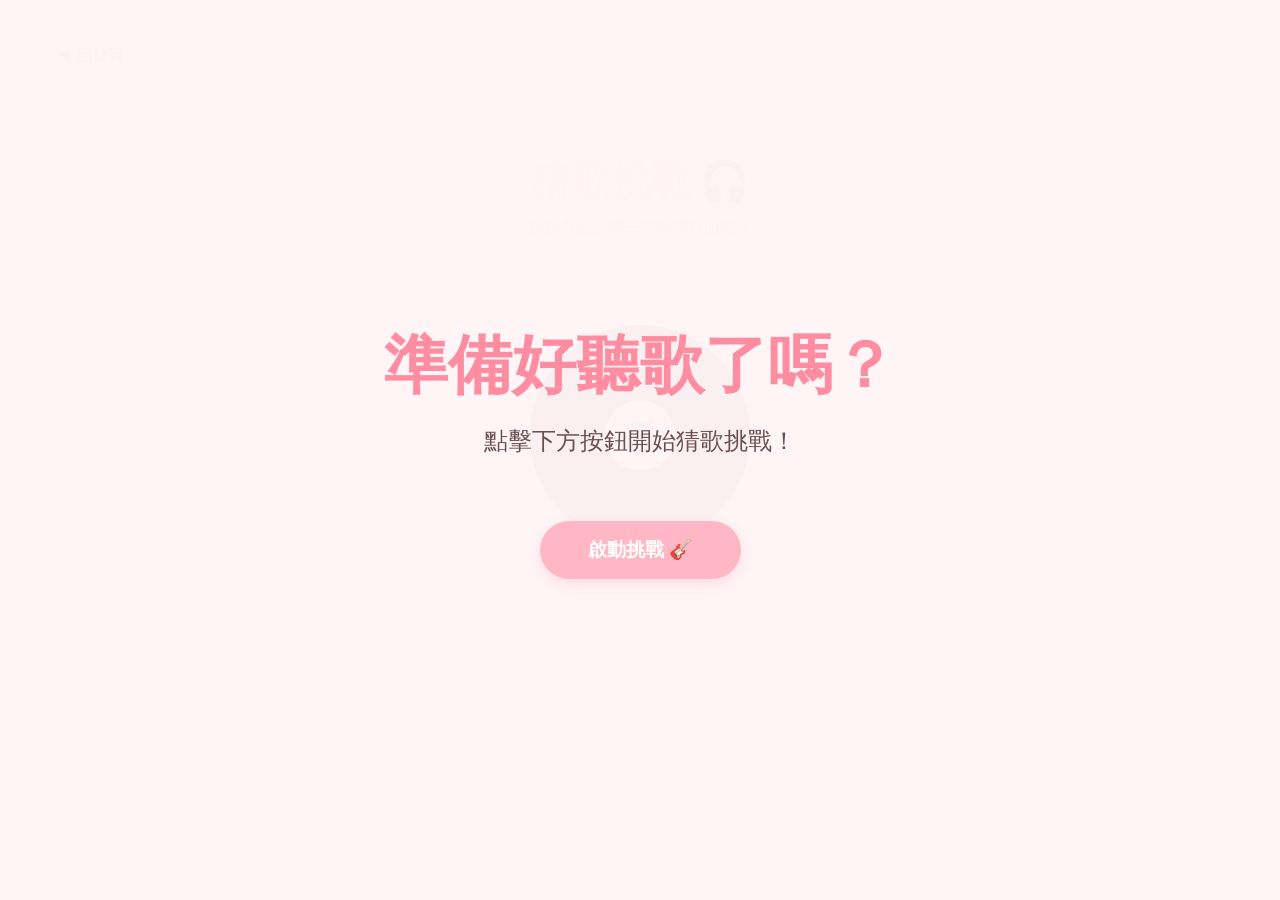
<file: lab1/index.html>
<!DOCTYPE html>
<html lang="zh-TW">
<head>
    <meta charset="UTF-8">
    <meta name="viewport" content="width=device-width, initial-scale=1.0">
    <title>流行音樂猜歌挑戰 🎶 | 莓莓實驗室</title>
    <link rel="preconnect" href="https://fonts.googleapis.com">
    <link rel="preconnect" href="https://fonts.gstatic.com" crossorigin>
    <link href="https://fonts.googleapis.com/css2?family=Fredoka:wght@400;500;600;700&display=swap" rel="stylesheet">
    <link rel="stylesheet" href="style.css">
</head>
<body>
    <a href="../index.html" class="nav-back">◀ 回首頁</a>

    <div class="game-card">
        <h1>猜歌挑戰 🎧</h1>
        <p class="subtitle">聽聽看這是哪一首熱門歌曲呢？</p>

        <div class="stats">
            <span id="score">分數: 0</span>
            <span id="level">關卡: 1/5</span>
        </div>

        <div class="record-container">
            <div class="record" id="record">
                <div class="record-center">🎵</div>
            </div>
            <div class="music-notes" id="music-notes">
                <span class="note note-1">♫</span>
                <span class="note note-2">♬</span>
                <span class="note note-3">♪</span>
            </div>
        </div>

        <div class="options" id="options-container">
            <!-- 選項會動態插入 -->
        </div>

        <button id="next-btn" class="btn-next">下一題 ➔</button>
    </div>

    <!-- 音樂播放器 -->
    <audio id="audio-player" style="display: none;"></audio>

    <!-- 開始遊戲遮罩 (處理自動播放限制) -->
    <div id="start-overlay" class="result-overlay" style="display: flex; background: rgba(255, 245, 247, 0.98);">
        <h2 style="color: #FF8DA1;">準備好聽歌了嗎？</h2>
        <p style="color: #6B4F4F;">點擊下方按鈕開始猜歌挑戰！</p>
        <button id="real-start-btn" class="btn-next show">啟動挑戰 🎸</button>
    </div>

    <div id="result-overlay" class="result-overlay">
        <h2 id="result-title">挑戰結束！</h2>
        <p id="result-score">最終得分：0</p>
        <button onclick="location.reload()" class="btn-next show">再玩一次 🧸</button>
    </div>

    <script src="script.js"></script>
</body>
</html>
</file>
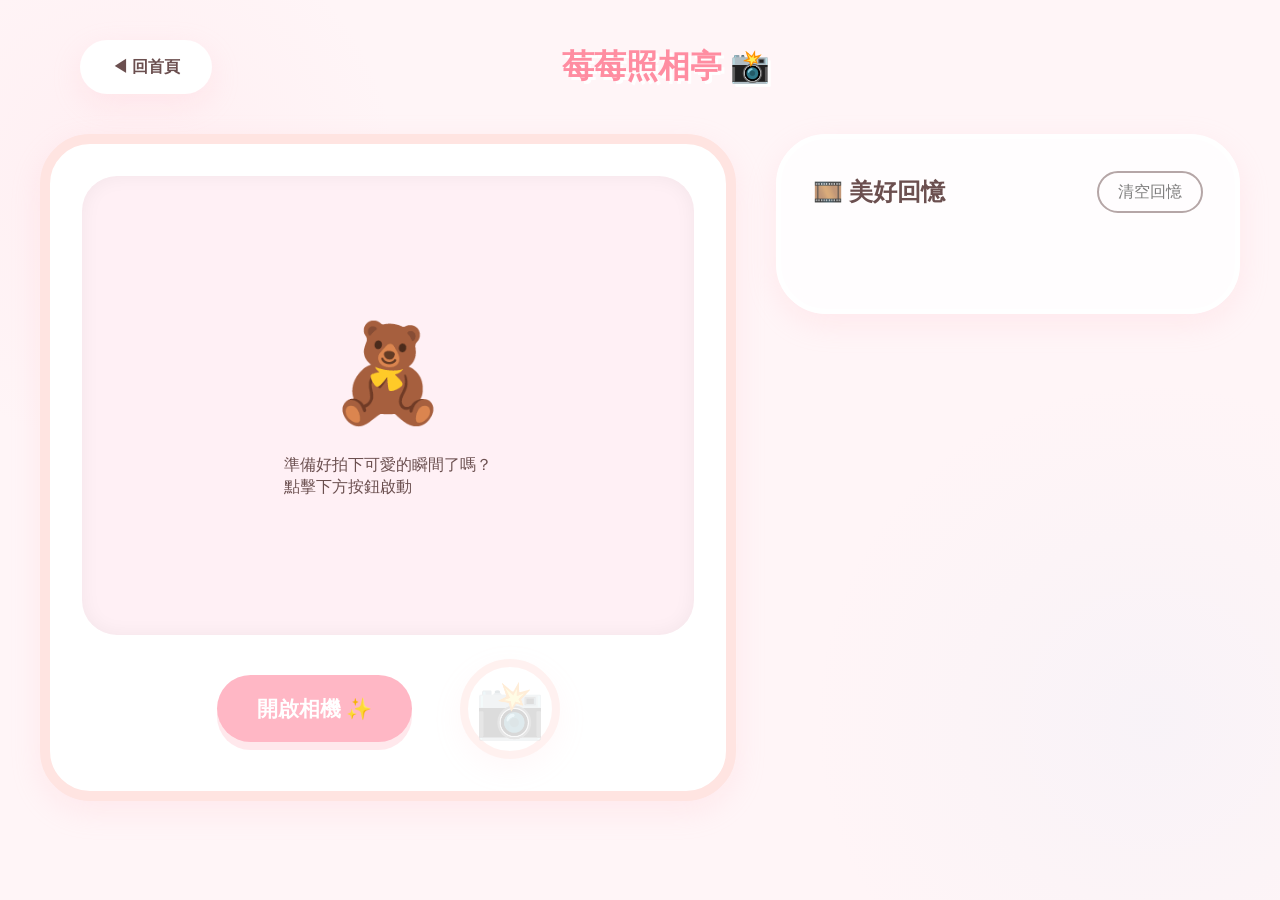
<file: lab2/index.html>
<!DOCTYPE html>
<html lang="zh-TW">
<head>
    <meta charset="UTF-8">
    <meta name="viewport" content="width=device-width, initial-scale=1.0">
    <title>莓莓照相亭 📸 | 超可愛記錄</title>
    <link rel="preconnect" href="https://fonts.googleapis.com">
    <link rel="preconnect" href="https://fonts.gstatic.com" crossorigin>
    <link href="https://fonts.googleapis.com/css2?family=Fredoka:wght@400;500;600;700&display=swap" rel="stylesheet">
    <link rel="stylesheet" href="style.css">
</head>
<body>
    <div class="flash" id="flash"></div>
    
    <header>
        <a href="../index.html" class="nav-back">◀ 回首頁</a>
        <h1>莓莓照相亭 📸</h1>
        <div style="width: 80px;"></div>
    </header>

    <main class="booth-container">
        <div class="camera-section">
            <div class="camera-card">
                <div class="video-container">
                    <video id="video" autoplay playsinline muted></video>
                    <div id="countdown" class="countdown-overlay"></div>
                    <div id="camera-placeholder" class="camera-placeholder">
                        <span class="emoji">🧸</span>
                        <p>準備好拍下可愛的瞬間了嗎？<br>點擊下方按鈕啟動</p>
                    </div>
                </div>
                
                <div class="controls">
                    <button id="start-btn" class="control-btn primary">開啟相機 ✨</button>
                    <button id="shutter-btn" class="shutter-btn" disabled>
                        <span class="shutter-icon">📸</span>
                    </button>
                </div>
            </div>
        </div>

        <aside class="gallery-section">
            <div class="gallery-header">
                <h2>🎞️ 美好回憶</h2>
                <button id="clear-btn" class="clear-btn">清空回憶</button>
            </div>
            <div id="photos-grid" class="photos-grid">
                <!-- 照片會動態插入在這裡 -->
            </div>
        </aside>
    </main>

    <canvas id="canvas" style="display: none;"></canvas>

    <script src="script.js"></script>
</body>
</html>
</file>
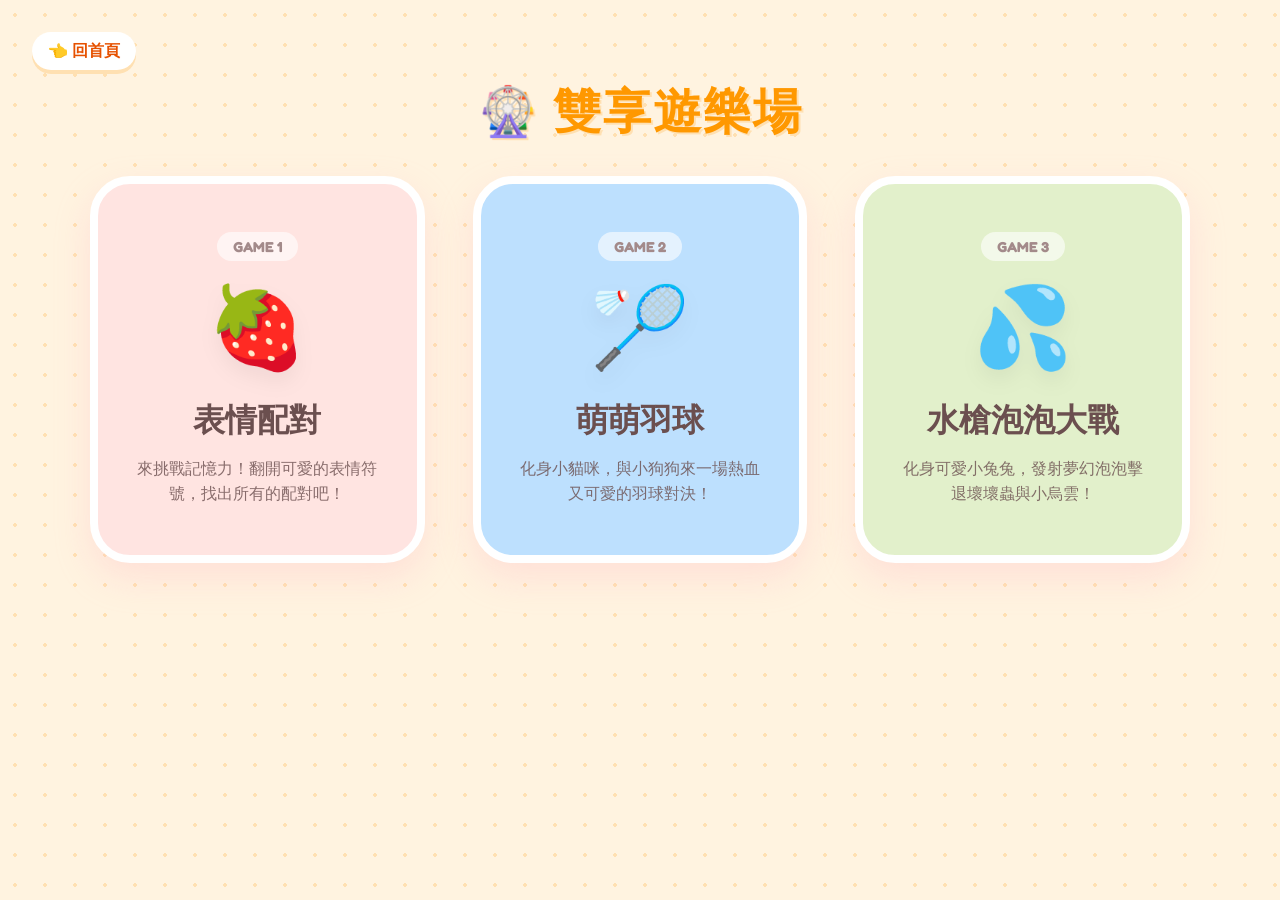
<file: lab3/index.html>
<!DOCTYPE html>
<html lang="zh-TW">
<head>
    <meta charset="UTF-8">
    <meta name="viewport" content="width=device-width, initial-scale=1.0">
    <title>雙享遊樂場 🎡</title>
    <link href="https://fonts.googleapis.com/css2?family=Fredoka:wght@400;500;600;700&display=swap" rel="stylesheet">
    <link rel="stylesheet" href="../style.css"> <!-- Use main style for cards -->
    <style>
        body {
            background-color: #FFF3E0;
            background-image: radial-gradient(#FFE0B2 2px, transparent 2px);
            background-size: 30px 30px;
            display: flex;
            flex-direction: column;
            align-items: center;
            padding-top: 5rem;
            min-height: 100vh;
        }
        .arcade-title {
            font-size: 3rem;
            color: #FF9800;
            text-shadow: 2px 2px 0px #FFE0B2;
            margin-bottom: 2rem;
            text-align: center;
        }
        .nav-back {
            position: absolute;
            top: 2rem;
            left: 2rem;
            color: #E65100;
            text-decoration: none;
            font-weight: 600;
            background: white;
            padding: 0.5rem 1rem;
            border-radius: 20px;
            box-shadow: 0 4px 0 #FFE0B2;
        }
        .nav-back:active { transform: translateY(4px); box-shadow: 0 0 0 #FFE0B2; }
    </style>
</head>
<body>
    <a href="../index.html" class="nav-back">👈 回首頁</a>

    <h1 class="arcade-title">🎡 雙享遊樂場</h1>

    <div class="labs-container">
        <a href="memory.html" class="lab-card">
            <span class="lab-number">GAME 1</span>
            <div class="emoji-icon">🍓</div>
            <h2 class="lab-title">表情配對</h2>
            <p class="lab-desc">來挑戰記憶力！翻開可愛的表情符號，找出所有的配對吧！</p>
        </a>

        <a href="badminton.html" class="lab-card">
            <span class="lab-number">GAME 2</span>
            <div class="emoji-icon">🏸</div>
            <h2 class="lab-title">萌萌羽球</h2>
            <p class="lab-desc">化身小貓咪，與小狗狗來一場熱血又可愛的羽球對決！</p>
        </a>

        <a href="shooter.html" class="lab-card">
            <span class="lab-number">GAME 3</span>
            <div class="emoji-icon">💦</div>
            <h2 class="lab-title">水槍泡泡大戰</h2>
            <p class="lab-desc">化身可愛小兔兔，發射夢幻泡泡擊退壞壞蟲與小烏雲！</p>
        </a>
    </div>
</body>
</html>
</file>
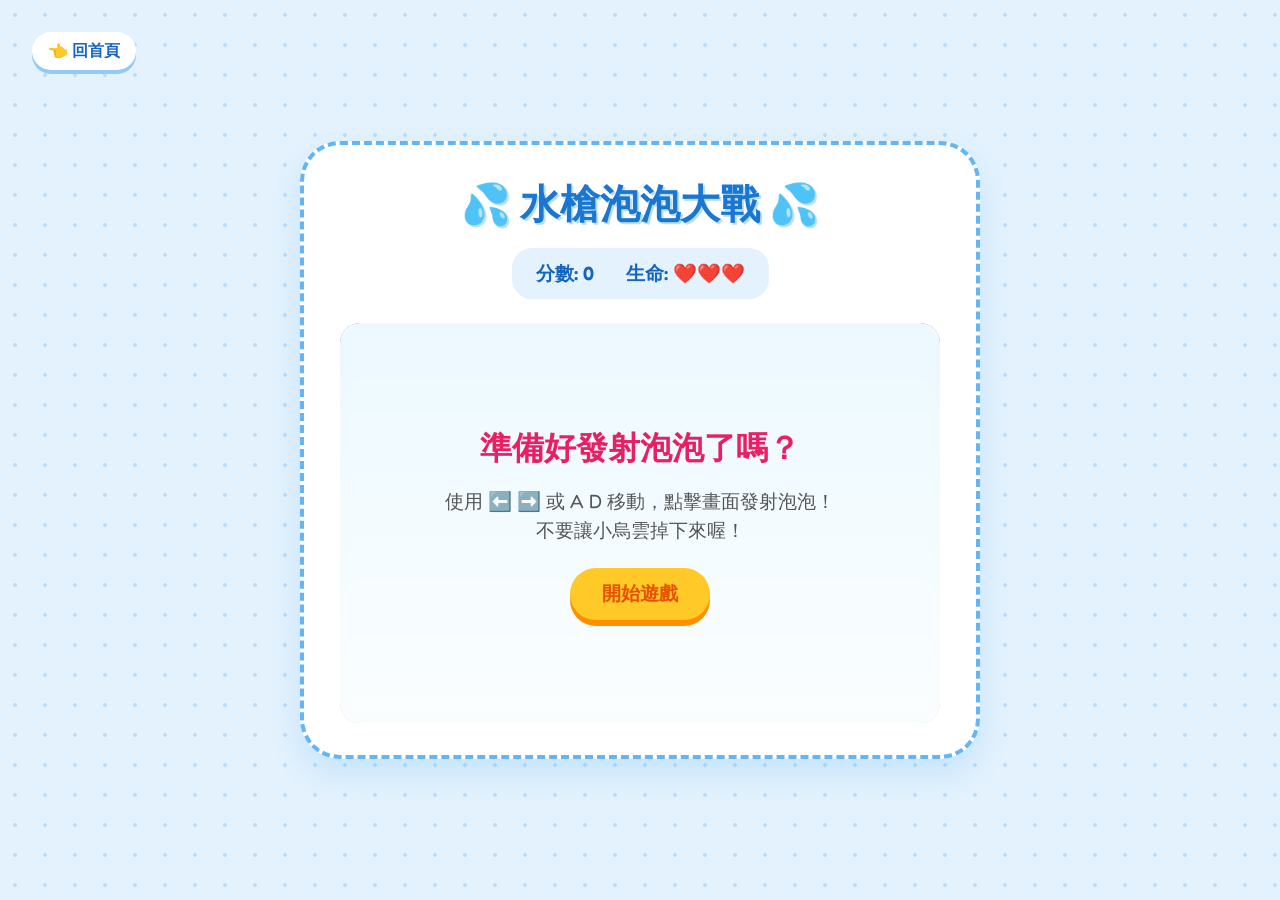
<file: lab4/index.html>
<!DOCTYPE html>
<html lang="zh-TW">
<head>
    <meta charset="UTF-8">
    <meta name="viewport" content="width=device-width, initial-scale=1.0">
    <title>水槍泡泡大戰 💦</title>
    <link href="https://fonts.googleapis.com/css2?family=Fredoka:wght@400;500;600;700&display=swap" rel="stylesheet">
    <link rel="stylesheet" href="style.css">
</head>
<body>
    <a href="../index.html" class="nav-back">👈 回首頁</a>

    <div class="game-container">
        <div class="game-header">
            <h1>💦 水槍泡泡大戰 💦</h1>
            <div class="stats">
                <span class="score-display">分數: 0</span>
                <span class="lives-display">生命: ❤️❤️❤️</span>
            </div>
        </div>
        
        <div class="canvas-wrapper">
            <canvas id="gameCanvas" width="600" height="400"></canvas>
            <div id="gameOverScreen" class="overlay hidden">
                <h2>遊戲結束!</h2>
                <p>你的分數是: <span id="finalScore">0</span></p>
                <button id="restartBtn" class="btn">再來一次</button>
            </div>
            <div id="startScreen" class="overlay">
                <h2>準備好發射泡泡了嗎？</h2>
                <p>使用 ⬅️ ➡️ 或 A D 移動，點擊畫面發射泡泡！<br>不要讓小烏雲掉下來喔！</p>
                <button id="startBtn" class="btn">開始遊戲</button>
            </div>
        </div>
    </div>

    <script src="script.js"></script>
</body>
</html>
</file>
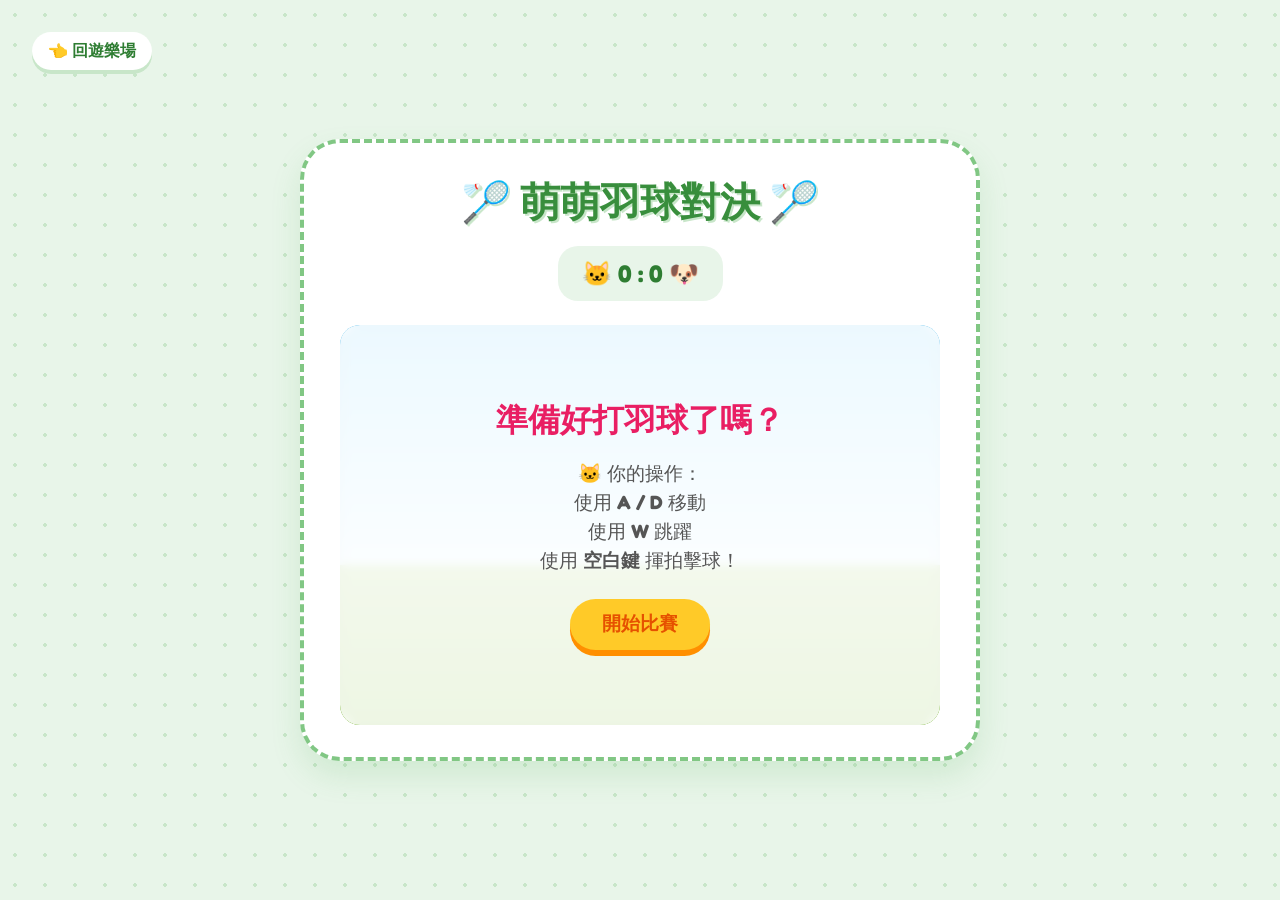
<file: lab3/badminton.html>
<!DOCTYPE html>
<html lang="zh-TW">
<head>
    <meta charset="UTF-8">
    <meta name="viewport" content="width=device-width, initial-scale=1.0">
    <title>萌萌羽球對決 🏸</title>
    <link href="https://fonts.googleapis.com/css2?family=Fredoka:wght@400;500;600;700&display=swap" rel="stylesheet">
    <link rel="stylesheet" href="badminton.css">
</head>
<body>
    <a href="index.html" class="nav-back">👈 回遊樂場</a>

    <div class="game-container">
        <div class="game-header">
            <h1>🏸 萌萌羽球對決 🏸</h1>
            <div class="stats">
                <span class="score-display">🐱 0 : 0 🐶</span>
            </div>
        </div>
        
        <div class="canvas-wrapper">
            <canvas id="gameCanvas" width="600" height="400"></canvas>
            <div id="gameOverScreen" class="overlay hidden">
                <h2 id="winnerText">比賽結束!</h2>
                <button id="restartBtn" class="btn">再比一次</button>
            </div>
            <div id="startScreen" class="overlay">
                <h2>準備好打羽球了嗎？</h2>
                <p>🐱 你的操作：<br>使用 <b>A / D</b> 移動<br>使用 <b>W</b> 跳躍<br>使用 <b>空白鍵</b> 揮拍擊球！</p>
                <button id="startBtn" class="btn">開始比賽</button>
            </div>
        </div>
    </div>

    <script src="badminton.js"></script>
</body>
</html>
</file>
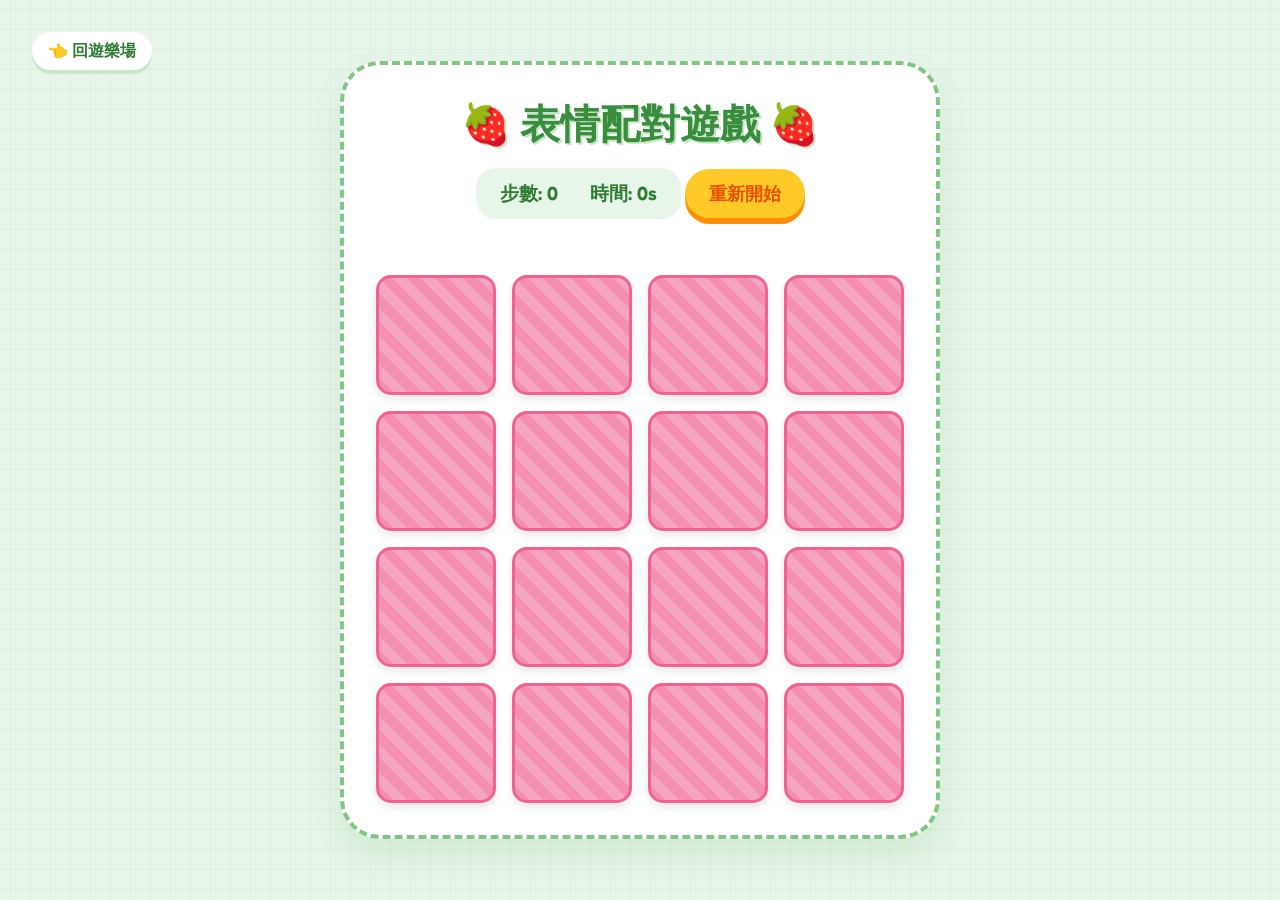
<file: lab3/memory.html>
<!DOCTYPE html>
<html lang="zh-TW">
<head>
    <meta charset="UTF-8">
    <meta name="viewport" content="width=device-width, initial-scale=1.0">
    <title>表情配對遊戲 🍓</title>
    <link href="https://fonts.googleapis.com/css2?family=Fredoka:wght@400;500;600;700&display=swap" rel="stylesheet">
    <link rel="stylesheet" href="style.css">
</head>
<body>
    <a href="index.html" class="nav-back">👈 回遊樂場</a>

    <div class="game-container">
        <div class="game-header">
            <h1>🍓 表情配對遊戲 🍓</h1>
            <div class="stats">
                <span class="moves">步數: 0</span>
                <span class="timer">時間: 0s</span>
            </div>
            <button class="btn restart-btn">重新開始</button>
        </div>
        
        <div class="game-board">
            <!-- Cards will be generated by JS -->
        </div>
    </div>

    <script src="script.js"></script>
</body>
</html>
</file>
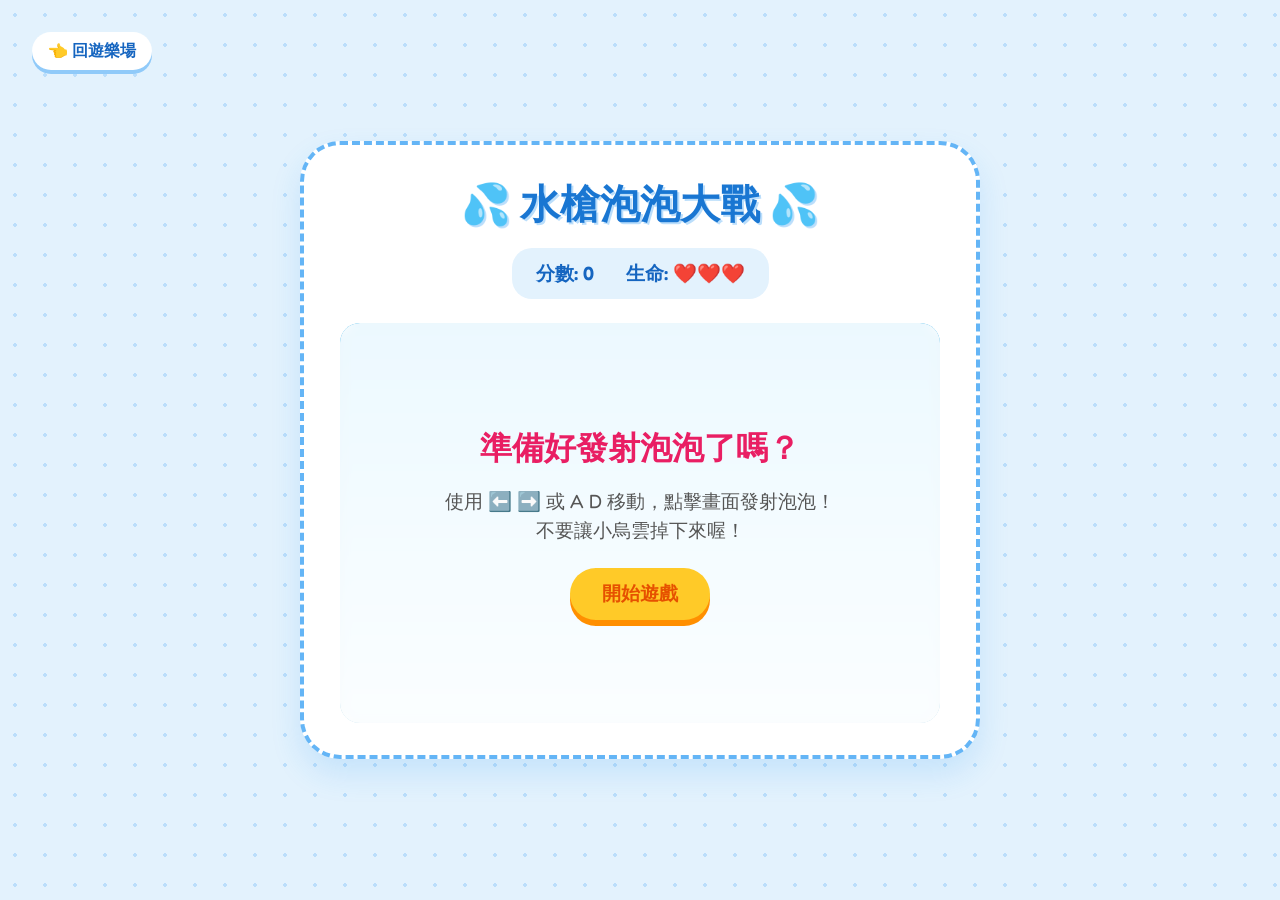
<file: lab3/shooter.html>
<!DOCTYPE html>
<html lang="zh-TW">
<head>
    <meta charset="UTF-8">
    <meta name="viewport" content="width=device-width, initial-scale=1.0">
    <title>水槍泡泡大戰 💦</title>
    <link href="https://fonts.googleapis.com/css2?family=Fredoka:wght@400;500;600;700&display=swap" rel="stylesheet">
    <link rel="stylesheet" href="shooter.css">
</head>
<body>
    <a href="index.html" class="nav-back">👈 回遊樂場</a>

    <div class="game-container">
        <div class="game-header">
            <h1>💦 水槍泡泡大戰 💦</h1>
            <div class="stats">
                <span class="score-display">分數: 0</span>
                <span class="lives-display">生命: ❤️❤️❤️</span>
            </div>
        </div>
        
        <div class="canvas-wrapper">
            <canvas id="gameCanvas" width="600" height="400"></canvas>
            <div id="gameOverScreen" class="overlay hidden">
                <h2>遊戲結束!</h2>
                <p>你的分數是: <span id="finalScore">0</span></p>
                <button id="restartBtn" class="btn">再來一次</button>
            </div>
            <div id="startScreen" class="overlay">
                <h2>準備好發射泡泡了嗎？</h2>
                <p>使用 ⬅️ ➡️ 或 A D 移動，點擊畫面發射泡泡！<br>不要讓小烏雲掉下來喔！</p>
                <button id="startBtn" class="btn">開始遊戲</button>
            </div>
        </div>
    </div>

    <script src="shooter.js"></script>
</body>
</html>
</file>
<file: lab1/style.css>
:root {
    --primary-pink: #FFB7C5;
    --secondary-pink: #FFE4E1;
    --accent-blue: #BDE0FE;
    --accent-yellow: #FEF9E7;
    --bg-main: #FFF5F7;
    --text-color: #6B4F4F;
    --white: #FFFFFF;
    --shadow: 0 10px 30px rgba(255, 183, 197, 0.2);
}

* {
    margin: 0;
    padding: 0;
    box-sizing: border-box;
    font-family: 'Fredoka', sans-serif;
}

body {
    background-color: var(--bg-main);
    background-image: 
        radial-gradient(circle at 10% 20%, rgba(255, 183, 197, 0.1) 0%, transparent 20%),
        radial-gradient(circle at 90% 80%, rgba(189, 224, 254, 0.1) 0%, transparent 25%);
    color: var(--text-color);
    min-height: 100vh;
    display: flex;
    flex-direction: column;
    align-items: center;
    padding: 2rem;
    overflow-x: hidden;
}

.nav-back {
    position: absolute;
    top: 2rem;
    left: 2rem;
    background: var(--white);
    padding: 0.8rem 1.5rem;
    border-radius: 50px;
    text-decoration: none;
    color: var(--text-color);
    font-weight: 600;
    box-shadow: var(--shadow);
    transition: all 0.3s cubic-bezier(0.175, 0.885, 0.32, 1.275);
}

.nav-back:hover {
    transform: translateX(-5px) scale(1.05);
    background: var(--secondary-pink);
}

.game-card {
    background: var(--white);
    width: 95%;
    max-width: 600px;
    padding: 3rem 2rem;
    border-radius: 50px;
    box-shadow: var(--shadow);
    text-align: center;
    margin-top: 4rem;
    border: 10px solid var(--secondary-pink);
    position: relative;
}

h1 {
    font-size: 2.5rem;
    color: #FF8DA1;
    margin-bottom: 0.5rem;
}

.subtitle {
    margin-bottom: 2rem;
    opacity: 0.7;
    font-weight: 500;
}

/* Record Player */
.record-container {
    position: relative;
    width: 220px;
    height: 220px;
    margin: 0 auto 3rem;
}

.record {
    width: 100%;
    height: 100%;
    background: #333;
    border-radius: 50%;
    background: repeating-radial-gradient(
        circle,
        #111,
        #111 2px,
        #222 4px,
        #222 5px
    );
    display: flex;
    align-items: center;
    justify-content: center;
    box-shadow: 0 10px 30px rgba(0,0,0,0.3);
    position: relative;
}

.record-center {
    width: 80px;
    height: 80px;
    background: var(--primary-pink);
    border-radius: 50%;
    border: 5px solid #000;
    display: flex;
    align-items: center;
    justify-content: center;
    font-size: 2rem;
}

.record.playing {
    animation: spin 3s linear infinite;
}

@keyframes spin {
    from { transform: rotate(0deg); }
    to { transform: rotate(360deg); }
}

.music-notes {
    position: absolute;
    width: 100%;
    height: 100%;
    top: 0;
    left: 0;
    pointer-events: none;
    display: none;
}

.music-notes.active {
    display: block;
}

.note {
    position: absolute;
    font-size: 1.5rem;
    opacity: 0;
}

.note-1 { top: 0; left: 20%; animation: note-float 2s infinite 0s; }
.note-2 { top: 20%; left: 80%; animation: note-float 2s infinite 0.5s; }
.note-3 { top: 80%; left: 10%; animation: note-float 2s infinite 1s; }

@keyframes note-float {
    0% { transform: translateY(0) scale(1); opacity: 0; }
    50% { opacity: 1; }
    100% { transform: translateY(-50px) scale(1.5); opacity: 0; }
}

/* Options */
.options {
    display: grid;
    gap: 1.2rem;
}

.option {
    background: var(--bg-main);
    padding: 1.2rem;
    border-radius: 25px;
    cursor: pointer;
    font-weight: 600;
    transition: all 0.3s;
    border: 3px solid transparent;
}

.option:hover {
    transform: scale(1.02);
    background: var(--secondary-pink);
    border-color: white;
}

.option.correct {
    background: #C1E1C1;
    border-color: #77DD77;
    color: #2D5A27;
}

.option.wrong {
    background: #FFB3BA;
    border-color: #FF6B6B;
    color: #7A2E2E;
}

.stats {
    display: flex;
    justify-content: space-between;
    margin-bottom: 2rem;
    padding: 0 1rem;
    font-weight: 700;
    color: var(--primary-pink);
}

.btn-next {
    margin-top: 2rem;
    background: var(--primary-pink);
    color: white;
    padding: 1rem 3rem;
    border-radius: 50px;
    border: none;
    font-size: 1.2rem;
    font-weight: 700;
    cursor: pointer;
    box-shadow: 0 5px 15px rgba(255, 183, 197, 0.4);
    display: none;
}

.btn-next.show {
    display: inline-block;
}

.result-overlay {
    position: fixed;
    top: 0;
    left: 0;
    width: 100%;
    height: 100%;
    background: rgba(255, 183, 197, 0.95);
    display: none;
    flex-direction: column;
    align-items: center;
    justify-content: center;
    z-index: 100;
    color: white;
    text-align: center;
}

.result-overlay h2 { font-size: 4rem; margin-bottom: 1rem; }
.result-overlay p { font-size: 1.5rem; margin-bottom: 2rem; }
</file>
<file: lab2/style.css>
:root {
    --primary-pink: #FFB7C5;
    --secondary-pink: #FFE4E1;
    --accent-blue: #BDE0FE;
    --accent-yellow: #FEF9E7;
    --bg-main: #FFF5F7;
    --text-color: #6B4F4F;
    --white: #FFFFFF;
    --shadow: 0 10px 30px rgba(255, 183, 197, 0.2);
}

* {
    margin: 0;
    padding: 0;
    box-sizing: border-box;
    font-family: 'Fredoka', sans-serif;
}

body {
    background-color: var(--bg-main);
    background-image: 
        radial-gradient(circle at 10% 20%, rgba(255, 183, 197, 0.1) 0%, transparent 20%),
        radial-gradient(circle at 90% 80%, rgba(189, 224, 254, 0.1) 0%, transparent 25%);
    color: var(--text-color);
    min-height: 100vh;
    display: flex;
    flex-direction: column;
    align-items: center;
    overflow-x: hidden;
}

/* Flash Effect */
.flash {
    position: fixed;
    top: 0;
    left: 0;
    width: 100%;
    height: 100%;
    background: white;
    opacity: 0;
    pointer-events: none;
    z-index: 1000;
}

.flash.active {
    animation: flash-anim 0.5s ease-out;
}

@keyframes flash-anim {
    0% { opacity: 1; }
    100% { opacity: 0; }
}

header {
    width: 100%;
    max-width: 1200px;
    padding: 2.5rem;
    display: flex;
    justify-content: space-between;
    align-items: center;
}

.nav-back {
    background: var(--white);
    padding: 0.8rem 1.8rem;
    border-radius: 50px;
    text-decoration: none;
    color: var(--text-color);
    font-weight: 600;
    box-shadow: var(--shadow);
    transition: all 0.3s cubic-bezier(0.175, 0.885, 0.32, 1.275);
    border: 3px solid transparent;
}

.nav-back:hover {
    transform: translateX(-5px) scale(1.05);
    background: var(--secondary-pink);
    border-color: white;
}

h1 {
    font-size: 2.8rem;
    color: #FF8DA1;
    text-shadow: 3px 3px 0px var(--white);
}

.booth-container {
    display: grid;
    grid-template-columns: 1.5fr 1fr;
    gap: 2.5rem;
    width: 95%;
    max-width: 1200px;
    margin-bottom: 4rem;
}

/* Camera Section */
.camera-section {
    display: flex;
    flex-direction: column;
    gap: 2rem;
}

.camera-card {
    background: var(--white);
    padding: 2rem;
    border-radius: 50px;
    box-shadow: var(--shadow);
    border: 10px solid var(--secondary-pink);
    position: relative;
    overflow: hidden;
}

.video-container {
    width: 100%;
    aspect-ratio: 4/3;
    background: #FFF0F5;
    border-radius: 35px;
    position: relative;
    overflow: hidden;
    display: flex;
    align-items: center;
    justify-content: center;
    box-shadow: inset 0 0 20px rgba(0,0,0,0.05);
}

video {
    width: 100%;
    height: 100%;
    object-fit: cover;
    transform: scaleX(-1);
}

.camera-placeholder {
    position: absolute;
    display: flex;
    flex-direction: column;
    align-items: center;
    gap: 1.5rem;
    z-index: 5;
}

.camera-placeholder .emoji {
    font-size: 6rem;
    animation: bounce-rotate 3s infinite ease-in-out;
}

@keyframes bounce-rotate {
    0%, 100% { transform: translateY(0) rotate(0); }
    50% { transform: translateY(-20px) rotate(10deg); }
}

.countdown-overlay {
    position: absolute;
    top: 0;
    left: 0;
    width: 100%;
    height: 100%;
    background: rgba(255, 183, 197, 0.3);
    backdrop-filter: blur(5px);
    display: none;
    align-items: center;
    justify-content: center;
    font-size: 10rem;
    font-weight: 700;
    color: white;
    text-shadow: 0 10px 20px rgba(255, 141, 161, 0.5);
    z-index: 10;
}

.controls {
    display: flex;
    justify-content: center;
    align-items: center;
    gap: 3rem;
    margin-top: 1.5rem;
}

.control-btn {
    padding: 1.2rem 2.5rem;
    border-radius: 50px;
    border: none;
    font-size: 1.3rem;
    font-weight: 700;
    cursor: pointer;
    transition: all 0.3s cubic-bezier(0.175, 0.885, 0.32, 1.275);
    box-shadow: 0 8px 0 rgba(255, 141, 161, 0.2);
}

.control-btn.primary {
    background: var(--primary-pink);
    color: white;
}

.control-btn:hover:not(:disabled) {
    transform: translateY(-5px);
    box-shadow: 0 12px 0 rgba(255, 141, 161, 0.2);
}

.control-btn:active:not(:disabled) {
    transform: translateY(2px);
    box-shadow: 0 4px 0 rgba(255, 141, 161, 0.2);
}

.shutter-btn {
    width: 100px;
    height: 100px;
    border-radius: 50%;
    border: 8px solid var(--secondary-pink);
    background: var(--white);
    cursor: pointer;
    display: flex;
    align-items: center;
    justify-content: center;
    transition: all 0.3s cubic-bezier(0.175, 0.885, 0.32, 1.275);
    box-shadow: var(--shadow);
}

.shutter-btn:not(:disabled):hover {
    transform: scale(1.15) rotate(5deg);
    border-color: var(--primary-pink);
}

.shutter-btn:disabled {
    opacity: 0.5;
    cursor: not-allowed;
}

.shutter-icon {
    font-size: 3.5rem;
}

/* Gallery Section */
.gallery-section {
    background: rgba(255, 255, 255, 0.8);
    backdrop-filter: blur(15px);
    border-radius: 50px;
    padding: 2rem;
    box-shadow: var(--shadow);
    display: flex;
    flex-direction: column;
    height: fit-content;
    max-height: 85vh;
    border: 5px solid white;
}

.gallery-header {
    display: flex;
    justify-content: space-between;
    align-items: center;
    margin-bottom: 2rem;
}

.clear-btn {
    background: transparent;
    border: 2px solid var(--text-color);
    padding: 0.5rem 1.2rem;
    border-radius: 50px;
    cursor: pointer;
    font-size: 1rem;
    opacity: 0.5;
    transition: opacity 0.3s;
}

.clear-btn:hover {
    opacity: 1;
}

.photos-grid {
    display: grid;
    grid-template-columns: 1fr 1fr;
    gap: 2rem;
    overflow-y: auto;
    padding: 1rem;
}

/* Polaroid Style */
.photo-item {
    background: white;
    padding: 12px 12px 45px 12px;
    box-shadow: 0 10px 25px rgba(0,0,0,0.05);
    transform: rotate(var(--rotation, 0deg));
    transition: all 0.4s cubic-bezier(0.175, 0.885, 0.32, 1.275);
    position: relative;
    cursor: pointer;
}

.photo-item:hover {
    transform: scale(1.1) rotate(0deg) !important;
    z-index: 10;
    box-shadow: 0 15px 35px rgba(255, 141, 161, 0.2);
}

.photo-item img {
    width: 100%;
    aspect-ratio: 1/1;
    object-fit: cover;
    border-radius: 4px;
}

.photo-item .actions {
    position: absolute;
    bottom: 8px;
    width: 100%;
    left: 0;
    display: flex;
    justify-content: center;
    gap: 15px;
    opacity: 0;
    transition: opacity 0.3s;
}

.photo-item:hover .actions {
    opacity: 1;
}

.action-btn {
    background: var(--secondary-pink);
    border: none;
    border-radius: 50%;
    width: 35px;
    height: 35px;
    font-size: 1rem;
    display: flex;
    align-items: center;
    justify-content: center;
    cursor: pointer;
    transition: transform 0.2s;
}

.action-btn:hover {
    transform: scale(1.2);
}

/* Custom Scrollbar */
.photos-grid::-webkit-scrollbar {
    width: 8px;
}
.photos-grid::-webkit-scrollbar-track {
    background: rgba(0,0,0,0.02);
    border-radius: 10px;
}
.photos-grid::-webkit-scrollbar-thumb {
    background: var(--primary-pink);
    border-radius: 10px;
}

@media (max-width: 900px) {
    .booth-container {
        grid-template-columns: 1fr;
    }
    
    .gallery-section {
        max-height: none;
    }
}

    
    h1 {
        font-size: 2rem;
    }
}
</file>
<file: style.css>
:root {
    --bg-main: #FFF5F7;
    --primary-pink: #FFB7C5;
    --secondary-pink: #FFE4E1;
    --accent-blue: #BDE0FE;
    --accent-yellow: #FEF9E7;
    --text-main: #6B4F4F;
    --text-muted: #A38A8A;
    --card-shadow: 0 15px 35px rgba(255, 183, 197, 0.3);
}

* { margin: 0; padding: 0; box-sizing: border-box; font-family: 'Fredoka', sans-serif; }

body {
    background-color: var(--bg-main);
    background-image: 
        radial-gradient(circle at 10% 20%, rgba(255, 183, 197, 0.2) 0%, transparent 30%),
        radial-gradient(circle at 90% 80%, rgba(189, 224, 254, 0.2) 0%, transparent 30%);
    color: var(--text-main);
    min-height: 100vh;
    display: flex;
    flex-direction: column;
    align-items: center;
    padding: 4rem 2rem;
    overflow-x: hidden;
}

header {
    text-align: center;
    margin-bottom: 4rem;
    animation: floating-header 3s infinite ease-in-out;
}

@keyframes floating-header {
    0%, 100% { transform: translateY(0); }
    50% { transform: translateY(-10px); }
}

h1 {
    font-size: 3.5rem;
    color: #FF8DA1;
    text-shadow: 4px 4px 0px #FFF, 7px 7px 0px rgba(255, 141, 161, 0.1);
    margin-bottom: 1rem;
    letter-spacing: 2px;
}

p.subtitle { 
    font-size: 1.2rem; 
    color: var(--text-muted); 
    font-weight: 500;
    background: white;
    padding: 5px 20px;
    border-radius: 20px;
    display: inline-block;
    box-shadow: 0 5px 15px rgba(0,0,0,0.05);
}

.labs-container {
    display: grid;
    grid-template-columns: repeat(auto-fit, minmax(300px, 1fr));
    gap: 3rem;
    width: 100%;
    max-width: 1100px;
    z-index: 5;
}

.lab-card {
    background: white;
    border-radius: 40px;
    padding: 3rem 2rem;
    text-decoration: none;
    color: var(--text-main);
    transition: all 0.5s cubic-bezier(0.175, 0.885, 0.32, 1.275);
    position: relative;
    display: flex;
    flex-direction: column;
    align-items: center;
    text-align: center;
    box-shadow: var(--card-shadow);
    border: 8px solid white;
}

.lab-card:nth-child(1) { background-color: var(--secondary-pink); }
.lab-card:nth-child(2) { background-color: var(--accent-blue); }
.lab-card:nth-child(3) { background-color: #E2F0CB; }
.lab-card:nth-child(4) { background-color: #FFDFD3; }
.lab-card:nth-child(5) { background-color: #E0BBE4; }

.lab-card:hover {
    transform: translateY(-20px) scale(1.05) rotate(2deg);
    box-shadow: 0 25px 45px rgba(255, 183, 197, 0.5);
}

.lab-card:nth-child(even):hover {
    transform: translateY(-20px) scale(1.05) rotate(-2deg);
}

.emoji-icon {
    font-size: 5rem;
    margin-bottom: 1.5rem;
    filter: drop-shadow(0 10px 10px rgba(0,0,0,0.05));
    animation: squish 2s infinite ease-in-out;
}

@keyframes squish {
    0%, 100% { transform: scale(1, 1); }
    50% { transform: scale(1.1, 0.9); }
}

.lab-number {
    background: rgba(255,255,255,0.6);
    padding: 6px 16px;
    border-radius: 20px;
    font-weight: 700;
    font-size: 0.9rem;
    margin-bottom: 1rem;
    color: var(--text-muted);
}

.lab-title {
    font-size: 2rem;
    margin-bottom: 0.8rem;
    font-weight: 700;
}

.lab-desc {
    color: var(--text-main);
    opacity: 0.8;
    line-height: 1.6;
}

/* 特效 CSS */
.click-effect {
    position: absolute;
    pointer-events: none;
    font-size: 2.5rem;
    animation: pop-up 1s cubic-bezier(0.175, 0.885, 0.32, 1.275) forwards;
    transform: translate(-50%, -50%);
    z-index: 9999;
}

@keyframes pop-up {
    0% { transform: translate(-50%, -50%) scale(0) rotate(0deg); opacity: 1; }
    50% { transform: translate(-50%, -100px) scale(1.5) rotate(180deg); opacity: 1; }
    100% { transform: translate(-50%, -150px) scale(1) rotate(360deg); opacity: 0; }
}

.sticker {
    position: absolute;
    font-size: 3rem;
    pointer-events: none;
    z-index: 1;
    animation: sticker-float 4s infinite ease-in-out;
    opacity: 0.4;
    filter: drop-shadow(0 0 10px rgba(255,255,255,0.2));
}

@keyframes sticker-float {
    0%, 100% { transform: translate(0, 0) rotate(0deg); }
    33% { transform: translate(10px, -20px) rotate(10deg); }
    66% { transform: translate(-10px, 10px) rotate(-10deg); }
}

.bubble {
    position: absolute;
    bottom: -50px;
    background: radial-gradient(circle at 30% 30%, rgba(255, 255, 255, 0.9), rgba(255, 255, 255, 0.1));
    border: 2px solid rgba(255, 255, 255, 0.5);
    border-radius: 50%;
    pointer-events: none;
    animation: rise linear forwards;
    z-index: 0;
}

@keyframes rise {
    0% { transform: translateY(0) scale(0.5); opacity: 0; }
    10% { opacity: 0.8; }
    90% { opacity: 0.8; }
    100% { transform: translateY(-110vh) scale(1.5); opacity: 0; }
}

/* ==========================================
   AI TRACKING WIDGETS & CANVASES
   ========================================== */

.header-widgets {
    display: flex;
    justify-content: center;
    gap: 1.5rem;
    margin-top: 1.5rem;
    align-items: center;
}

.widget-btn {
    background: white;
    border: 2px solid #FFB7C5;
    border-radius: 20px;
    padding: 0.6rem 1.2rem;
    color: #FF8DA1;
    cursor: pointer;
    font-size: 1rem;
    font-weight: 700;
    transition: all 0.3s ease;
    box-shadow: 0 4px 0 #FFE4E1;
}

.widget-btn:hover {
    transform: translateY(2px);
    box-shadow: 0 2px 0 #FFE4E1;
    background: #FFF5F7;
}

.cheer-widget {
    background: white;
    border-radius: 20px;
    padding: 0.6rem 1.2rem;
    font-weight: 700;
    color: #FF8DA1;
    display: flex;
    align-items: center;
    gap: 8px;
    box-shadow: 0 4px 10px rgba(255, 183, 197, 0.2);
}

.cheer-value {
    font-size: 1.2rem;
    color: #E91E63;
}

#particle-canvas {
    position: fixed;
    top: 0; left: 0;
    width: 100vw; height: 100vh;
    z-index: -1;
    pointer-events: none;
}

#hand-canvas {
    position: fixed;
    top: 0; left: 0;
    width: 100vw; height: 100vh;
    z-index: 990;
    pointer-events: none;
}

/* Floating Camera Preview */
#camera-preview-container {
    position: fixed;
    bottom: 30px;
    right: 30px;
    width: 220px;
    padding: 10px;
    z-index: 1000;
    display: flex;
    flex-direction: column;
    gap: 8px;
    background: rgba(255, 255, 255, 0.8);
    backdrop-filter: blur(10px);
    border: 2px solid #FFB7C5;
    border-radius: 20px;
    box-shadow: 0 10px 30px rgba(255, 183, 197, 0.4);
    transition: all 0.5s cubic-bezier(0.16, 1, 0.3, 1);
}

#camera-preview-container.hidden {
    transform: translateY(150px);
    opacity: 0;
    pointer-events: none;
}

.camera-header {
    display: flex;
    align-items: center;
    gap: 8px;
}

.cam-dot {
    width: 10px; height: 10px;
    background: #ff4757;
    border-radius: 50%;
    animation: blinking 1.5s infinite;
}

@keyframes blinking {
    0%, 100% { opacity: 0.3; }
    50% { opacity: 1; }
}

.cam-title {
    font-size: 0.8rem;
    font-weight: 800;
    color: #FF8DA1;
}

.video-wrapper {
    width: 100%;
    aspect-ratio: 4/3;
    border-radius: 12px;
    overflow: hidden;
    position: relative;
    border: 2px solid #FFE4E1;
}

#webcam {
    width: 100%; height: 100%;
    object-fit: cover;
    transform: scaleX(-1);
    background-color: #ffeef2;
}

.scanner-overlay {
    position: absolute;
    top: 0; left: 0;
    width: 100%; height: 100%;
    pointer-events: none;
}

.scan-line {
    width: 100%; height: 2px;
    background: linear-gradient(to right, transparent, #FF8DA1, transparent);
    position: absolute; top: 0;
    box-shadow: 0 0 8px #FF8DA1;
    animation: scan 3s linear infinite;
}

@keyframes scan {
    0% { top: 0%; }
    50% { top: 100%; }
    100% { top: 0%; }
}

.camera-footer {
    text-align: center;
}

.status-msg {
    font-size: 0.8rem;
    color: #FF8DA1;
    font-weight: 600;
}

/* Custom Glowing Hand Cursor */
#hand-cursor {
    position: fixed;
    width: 60px; height: 60px;
    transform: translate(-50%, -50%);
    pointer-events: none;
    z-index: 10000;
    transition: opacity 0.2s ease;
}

#hand-cursor.hidden { opacity: 0; }

.cursor-dot {
    position: absolute;
    top: 50%; left: 50%;
    width: 12px; height: 12px;
    background: white;
    border-radius: 50%;
    transform: translate(-50%, -50%);
    box-shadow: 0 0 15px 4px #FF8DA1;
}

.cursor-ring-wrapper {
    position: absolute;
    top: 0; left: 0;
    width: 60px; height: 60px;
}

.progress-ring { transform: rotate(-90deg); }
.progress-ring__circle { transition: stroke-dashoffset 0.1s linear; }
</file>
<file: lab4/style.css>
:root {
    --bg-color: #E3F2FD; /* Light blue */
    --text-main: #1565C0;
}

* { margin: 0; padding: 0; box-sizing: border-box; font-family: 'Fredoka', sans-serif; }

body {
    background-color: var(--bg-color);
    background-image: radial-gradient(#BBDEFB 2px, transparent 2px);
    background-size: 30px 30px;
    color: var(--text-main);
    min-height: 100vh;
    display: flex;
    flex-direction: column;
    align-items: center;
    justify-content: center;
    padding: 2rem;
    position: relative;
}

.nav-back {
    position: absolute;
    top: 2rem;
    left: 2rem;
    color: var(--text-main);
    text-decoration: none;
    font-weight: 600;
    background: white;
    padding: 0.5rem 1rem;
    border-radius: 20px;
    box-shadow: 0 4px 0 #90CAF9;
}

.nav-back:active { transform: translateY(4px); box-shadow: 0 0 0 #90CAF9; }

.game-container {
    background: white;
    padding: 2rem;
    border-radius: 40px;
    text-align: center;
    box-shadow: 0 15px 30px rgba(33, 150, 243, 0.15);
    border: 4px dashed #64B5F6;
    max-width: 680px;
    width: 100%;
}

.game-header h1 {
    font-size: 2.5rem;
    color: #1976D2;
    margin-bottom: 1rem;
    text-shadow: 2px 2px 0px #BBDEFB;
}

.stats {
    display: flex;
    justify-content: center;
    gap: 2rem;
    margin-bottom: 1.5rem;
    font-size: 1.2rem;
    font-weight: 600;
    color: #1565C0;
    background: #E3F2FD;
    padding: 0.8rem 1.5rem;
    border-radius: 20px;
    display: inline-flex;
}

.canvas-wrapper {
    position: relative;
    width: 600px;
    height: 400px;
    margin: 0 auto;
    border-radius: 20px;
    overflow: hidden;
    box-shadow: inset 0 0 10px rgba(0,0,0,0.1);
    background: linear-gradient(180deg, #81D4FA 0%, #E1F5FE 100%);
    cursor: crosshair;
}

canvas {
    display: block;
}

.overlay {
    position: absolute;
    top: 0; left: 0; width: 100%; height: 100%;
    background: rgba(255, 255, 255, 0.85);
    display: flex;
    flex-direction: column;
    align-items: center;
    justify-content: center;
    backdrop-filter: blur(4px);
    transition: opacity 0.3s;
}

.overlay.hidden {
    opacity: 0;
    pointer-events: none;
}

.overlay h2 {
    font-size: 2rem;
    color: #E91E63;
    margin-bottom: 1rem;
}

.overlay p {
    font-size: 1.2rem;
    color: #555;
    margin-bottom: 1.5rem;
    line-height: 1.5;
}

.btn {
    background: #FFCA28;
    color: #E65100;
    padding: 0.8rem 2rem;
    border-radius: 30px;
    text-decoration: none;
    font-weight: 700;
    font-size: 1.2rem;
    border: none;
    cursor: pointer;
    box-shadow: 0 6px 0 #FF8F00;
    transition: transform 0.1s;
}

.btn:active { transform: translateY(6px); box-shadow: 0 0 0 #FF8F00; }

@media (max-width: 650px) {
    .canvas-wrapper {
        width: 100%;
        max-width: 600px;
        height: 66vw;
    }
    canvas {
        width: 100%;
        height: 100%;
    }
    .game-container { padding: 1.5rem; }
    .game-header h1 { font-size: 2rem; }
}
</file>
<file: lab3/badminton.css>
:root {
    --bg-color: #E8F5E9; /* Light green */
    --text-main: #2E7D32;
}

* { margin: 0; padding: 0; box-sizing: border-box; font-family: 'Fredoka', sans-serif; }

body {
    background-color: var(--bg-color);
    background-image: radial-gradient(#C8E6C9 2px, transparent 2px);
    background-size: 30px 30px;
    color: var(--text-main);
    min-height: 100vh;
    display: flex;
    flex-direction: column;
    align-items: center;
    justify-content: center;
    padding: 2rem;
    position: relative;
}

.nav-back {
    position: absolute;
    top: 2rem;
    left: 2rem;
    color: var(--text-main);
    text-decoration: none;
    font-weight: 600;
    background: white;
    padding: 0.5rem 1rem;
    border-radius: 20px;
    box-shadow: 0 4px 0 #C8E6C9;
}

.nav-back:active { transform: translateY(4px); box-shadow: 0 0 0 #C8E6C9; }

.game-container {
    background: white;
    padding: 2rem;
    border-radius: 40px;
    text-align: center;
    box-shadow: 0 15px 30px rgba(76, 175, 80, 0.15);
    border: 4px dashed #81C784;
    max-width: 680px;
    width: 100%;
}

.game-header h1 {
    font-size: 2.5rem;
    color: #388E3C;
    margin-bottom: 1rem;
    text-shadow: 2px 2px 0px #C8E6C9;
}

.stats {
    display: flex;
    justify-content: center;
    gap: 2rem;
    margin-bottom: 1.5rem;
    font-size: 1.5rem;
    font-weight: 700;
    color: #2E7D32;
    background: #E8F5E9;
    padding: 0.8rem 1.5rem;
    border-radius: 20px;
    display: inline-flex;
}

.canvas-wrapper {
    position: relative;
    width: 600px;
    height: 400px;
    margin: 0 auto;
    border-radius: 20px;
    overflow: hidden;
    box-shadow: inset 0 0 10px rgba(0,0,0,0.1);
    /* Sky to grass gradient */
    background: linear-gradient(180deg, #81D4FA 0%, #E1F5FE 60%, #AED581 60%, #8BC34A 100%);
}

canvas {
    display: block;
}

.overlay {
    position: absolute;
    top: 0; left: 0; width: 100%; height: 100%;
    background: rgba(255, 255, 255, 0.85);
    display: flex;
    flex-direction: column;
    align-items: center;
    justify-content: center;
    backdrop-filter: blur(4px);
    transition: opacity 0.3s;
}

.overlay.hidden {
    opacity: 0;
    pointer-events: none;
}

.overlay h2 {
    font-size: 2rem;
    color: #E91E63;
    margin-bottom: 1rem;
}

.overlay p {
    font-size: 1.2rem;
    color: #555;
    margin-bottom: 1.5rem;
    line-height: 1.5;
}

.btn {
    background: #FFCA28;
    color: #E65100;
    padding: 0.8rem 2rem;
    border-radius: 30px;
    text-decoration: none;
    font-weight: 700;
    font-size: 1.2rem;
    border: none;
    cursor: pointer;
    box-shadow: 0 6px 0 #FF8F00;
    transition: transform 0.1s;
}

.btn:active { transform: translateY(6px); box-shadow: 0 0 0 #FF8F00; }

@media (max-width: 650px) {
    .canvas-wrapper {
        width: 100%;
        max-width: 600px;
        height: 66vw;
    }
    canvas {
        width: 100%;
        height: 100%;
    }
    .game-container { padding: 1.5rem; }
    .game-header h1 { font-size: 2rem; }
}
</file>
<file: lab3/style.css>
:root {
            --bg-color: #E8F5E9; /* Light mint */
            --text-main: #2E7D32;
        }

        * { margin: 0; padding: 0; box-sizing: border-box; font-family: 'Fredoka', sans-serif; }

        body {
            background-color: var(--bg-color);
            background-image: linear-gradient(0deg, transparent 24%, rgba(76, 175, 80, 0.1) 25%, rgba(76, 175, 80, 0.1) 26%, transparent 27%, transparent 74%, rgba(76, 175, 80, 0.1) 75%, rgba(76, 175, 80, 0.1) 76%, transparent 77%, transparent), linear-gradient(90deg, transparent 24%, rgba(76, 175, 80, 0.1) 25%, rgba(76, 175, 80, 0.1) 26%, transparent 27%, transparent 74%, rgba(76, 175, 80, 0.1) 75%, rgba(76, 175, 80, 0.1) 76%, transparent 77%, transparent);
            background-size: 40px 40px;
            color: var(--text-main);
            min-height: 100vh;
            display: flex;
            flex-direction: column;
            align-items: center;
            justify-content: center;
            padding: 2rem;
            position: relative;
        }

        .nav-back {
            position: absolute;
            top: 2rem;
            left: 2rem;
            color: var(--text-main);
            text-decoration: none;
            font-weight: 600;
            background: white;
            padding: 0.5rem 1rem;
            border-radius: 20px;
            box-shadow: 0 4px 0 #C8E6C9;
        }

        .nav-back:active { transform: translateY(4px); box-shadow: 0 0 0 #C8E6C9; }

        .game-container {
            background: white;
            padding: 2rem;
            border-radius: 40px;
            text-align: center;
            box-shadow: 0 15px 30px rgba(76, 175, 80, 0.15);
            border: 4px dashed #81C784;
            max-width: 600px;
            width: 100%;
            position: relative;
        }

        .game-header {
            margin-bottom: 2rem;
        }

        .game-header h1 {
            font-size: 2.5rem;
            color: #388E3C;
            margin-bottom: 1rem;
            text-shadow: 2px 2px 0px #C8E6C9;
        }

        .stats {
            display: flex;
            justify-content: center;
            gap: 2rem;
            margin-bottom: 1.5rem;
            font-size: 1.2rem;
            font-weight: 600;
            color: #2E7D32;
            background: #E8F5E9;
            padding: 0.8rem 1.5rem;
            border-radius: 20px;
            display: inline-flex;
        }

        .btn {
            background: #FFCA28;
            color: #E65100;
            padding: 0.8rem 1.5rem;
            border-radius: 30px;
            text-decoration: none;
            font-weight: 700;
            font-size: 1.1rem;
            display: inline-block;
            box-shadow: 0 6px 0 #FF8F00;
            transition: transform 0.1s;
            border: none;
            cursor: pointer;
        }

        .btn:active { transform: translateY(6px); box-shadow: 0 0 0 #FF8F00; }

        .game-board {
            display: grid;
            grid-template-columns: repeat(4, 1fr);
            gap: 1rem;
            perspective: 1000px;
        }

        .card {
            aspect-ratio: 1 / 1;
            background-color: transparent;
            border-radius: 15px;
            cursor: pointer;
            position: relative;
            transform-style: preserve-3d;
            transition: transform 0.5s;
            box-shadow: 0 4px 8px rgba(0,0,0,0.1);
        }

        .card.flipped {
            transform: rotateY(180deg);
        }

        .card-front, .card-back {
            position: absolute;
            width: 100%;
            height: 100%;
            backface-visibility: hidden;
            display: flex;
            align-items: center;
            justify-content: center;
            font-size: 2.5rem;
            border-radius: 15px;
        }

        .card-front {
            background-color: #FFF3E0;
            border: 3px solid #FFB74D;
            transform: rotateY(180deg);
        }

        .card-back {
            background-color: #F48FB1;
            background-image: repeating-linear-gradient(45deg, transparent, transparent 10px, rgba(255,255,255,0.2) 10px, rgba(255,255,255,0.2) 20px);
            border: 3px solid #F06292;
        }

        /* Responsive */
        @media (max-width: 480px) {
            .game-board { gap: 0.5rem; }
            .card-front, .card-back { font-size: 2rem; border-width: 2px; }
            .game-container { padding: 1.5rem; }
            .game-header h1 { font-size: 2rem; }
        }
</file>
<file: lab3/shooter.css>
:root {
    --bg-color: #E3F2FD; /* Light blue */
    --text-main: #1565C0;
}

* { margin: 0; padding: 0; box-sizing: border-box; font-family: 'Fredoka', sans-serif; }

body {
    background-color: var(--bg-color);
    background-image: radial-gradient(#BBDEFB 2px, transparent 2px);
    background-size: 30px 30px;
    color: var(--text-main);
    min-height: 100vh;
    display: flex;
    flex-direction: column;
    align-items: center;
    justify-content: center;
    padding: 2rem;
    position: relative;
}

.nav-back {
    position: absolute;
    top: 2rem;
    left: 2rem;
    color: var(--text-main);
    text-decoration: none;
    font-weight: 600;
    background: white;
    padding: 0.5rem 1rem;
    border-radius: 20px;
    box-shadow: 0 4px 0 #90CAF9;
}

.nav-back:active { transform: translateY(4px); box-shadow: 0 0 0 #90CAF9; }

.game-container {
    background: white;
    padding: 2rem;
    border-radius: 40px;
    text-align: center;
    box-shadow: 0 15px 30px rgba(33, 150, 243, 0.15);
    border: 4px dashed #64B5F6;
    max-width: 680px;
    width: 100%;
}

.game-header h1 {
    font-size: 2.5rem;
    color: #1976D2;
    margin-bottom: 1rem;
    text-shadow: 2px 2px 0px #BBDEFB;
}

.stats {
    display: flex;
    justify-content: center;
    gap: 2rem;
    margin-bottom: 1.5rem;
    font-size: 1.2rem;
    font-weight: 600;
    color: #1565C0;
    background: #E3F2FD;
    padding: 0.8rem 1.5rem;
    border-radius: 20px;
    display: inline-flex;
}

.canvas-wrapper {
    position: relative;
    width: 600px;
    height: 400px;
    margin: 0 auto;
    border-radius: 20px;
    overflow: hidden;
    box-shadow: inset 0 0 10px rgba(0,0,0,0.1);
    background: linear-gradient(180deg, #81D4FA 0%, #E1F5FE 100%);
    cursor: crosshair;
}

canvas {
    display: block;
}

.overlay {
    position: absolute;
    top: 0; left: 0; width: 100%; height: 100%;
    background: rgba(255, 255, 255, 0.85);
    display: flex;
    flex-direction: column;
    align-items: center;
    justify-content: center;
    backdrop-filter: blur(4px);
    transition: opacity 0.3s;
}

.overlay.hidden {
    opacity: 0;
    pointer-events: none;
}

.overlay h2 {
    font-size: 2rem;
    color: #E91E63;
    margin-bottom: 1rem;
}

.overlay p {
    font-size: 1.2rem;
    color: #555;
    margin-bottom: 1.5rem;
    line-height: 1.5;
}

.btn {
    background: #FFCA28;
    color: #E65100;
    padding: 0.8rem 2rem;
    border-radius: 30px;
    text-decoration: none;
    font-weight: 700;
    font-size: 1.2rem;
    border: none;
    cursor: pointer;
    box-shadow: 0 6px 0 #FF8F00;
    transition: transform 0.1s;
}

.btn:active { transform: translateY(6px); box-shadow: 0 0 0 #FF8F00; }

@media (max-width: 650px) {
    .canvas-wrapper {
        width: 100%;
        max-width: 600px;
        height: 66vw;
    }
    canvas {
        width: 100%;
        height: 100%;
    }
    .game-container { padding: 1.5rem; }
    .game-header h1 { font-size: 2rem; }
}
</file>
